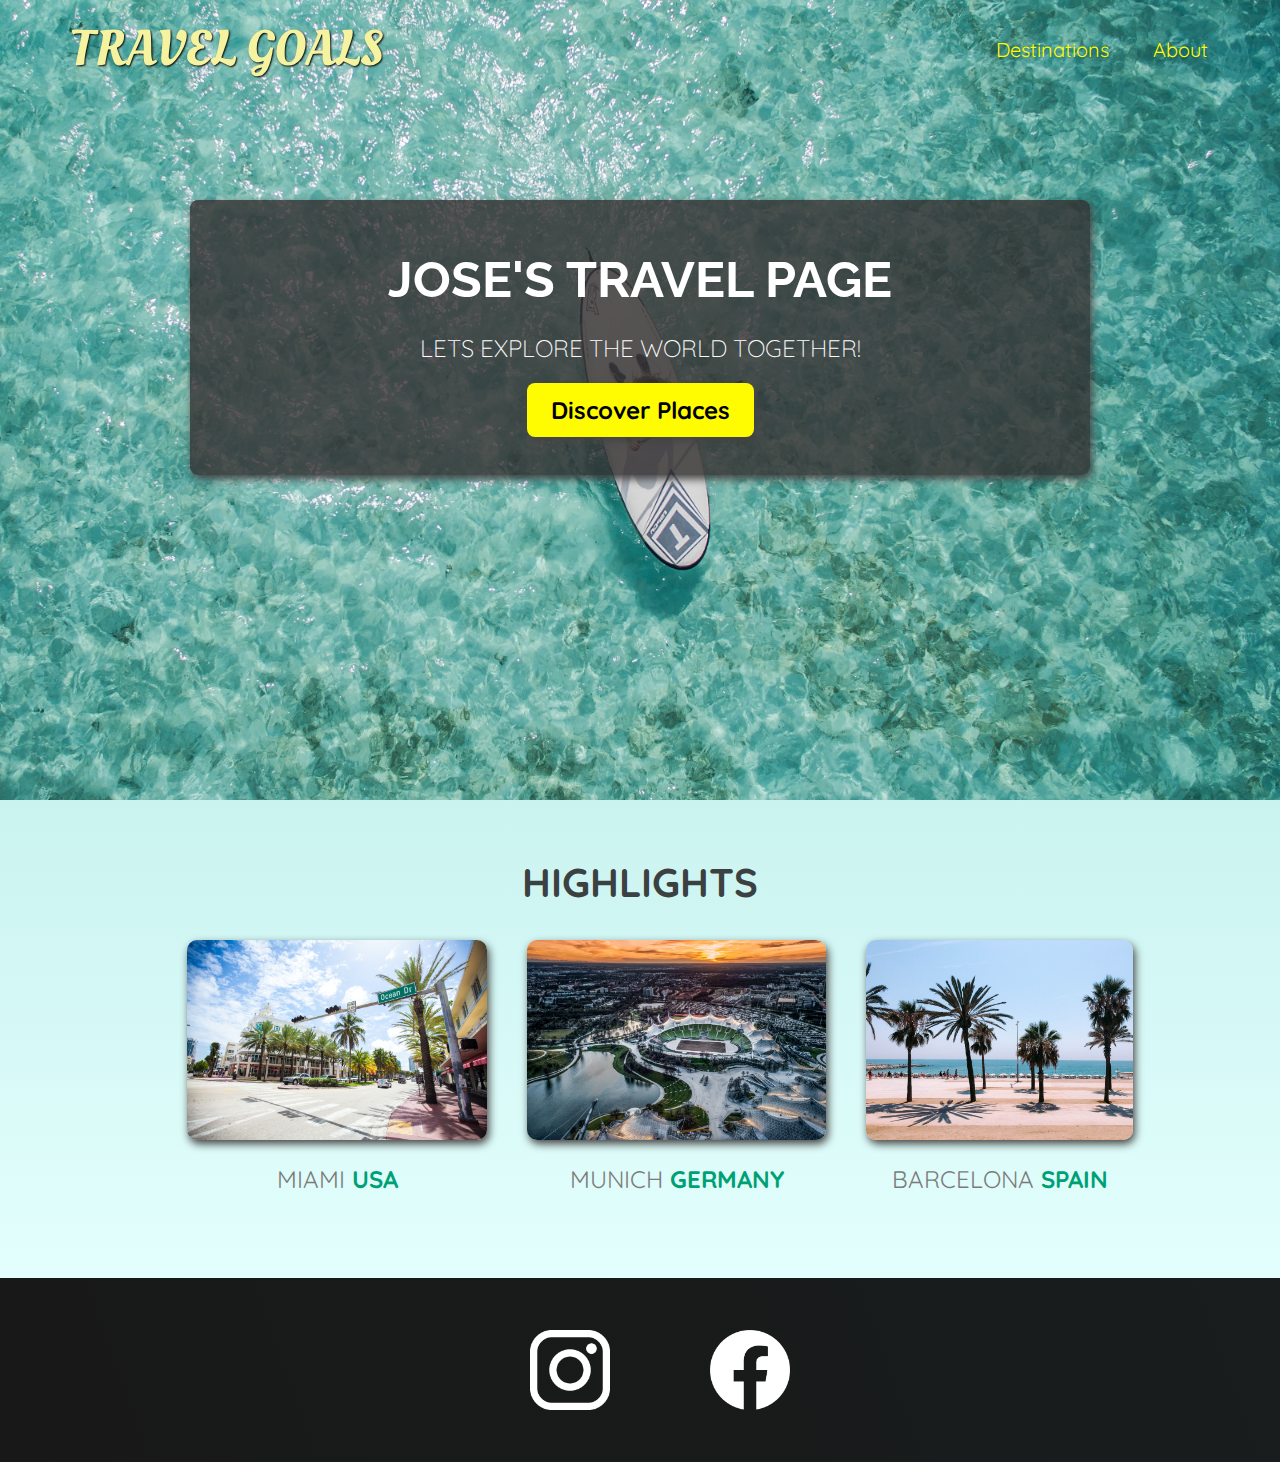
<file: index.html>
<!DOCTYPE html>
<html lang="en">
  <head>
    <meta charset="UTF-8" />
    <meta name="viewport" content="width=device-width, initial-scale=1.0" />
    <link rel="stylesheet" href="shared.css">
    <link rel="stylesheet" href="style.css">
    <link
      href="https://fonts.googleapis.com/css2?family=Raleway:wght@700&family=Oleo+Script:wght@700&family=Quicksand:wght@300;500;700&display=swap"
      rel="stylesheet"
    />
    <title>Travel Goals</title>
  </head>
  <body>
    <header>
        <div id="page-logo">
            <a href="/index.html">Travel Goals</a>
        </div>
        <nav>
            <ul>
                <li><a href="/places.html">Destinations</a></li>
                <li><a href="">About</a></li>
            </ul>
        </nav>
    </header>
    <main>
        <section id="hero">
          <div id="hero-content">
            <h1>Jose's Travel page</h1>
            <p>Lets explore the world together!</p>
            <a href="places.html">Discover Places</a>
          </div>
        </section>
        <section id="highlights">
          <h2>Highlights</h2>
          <ul id="destinations">
            <li class="destination">
              <img src="images/places/miami.jpg" alt="miami streets on sunny day">
              <p>Miami <strong>USA</strong></p>
            </li>
            <li class="destination">
              <img src="images/places/munich.jpg" alt="Munich stadium in winter">
              <p>Munich <strong>Germany</strong></p>
            </li>
            <li class="destination">
              <img src="images/places/barcelona.jpg" alt="palm beach in barcelona">
              <p>Barcelona <strong>Spain</strong></p>
            </li>
          </ul>
        </section>
    </main>
    <footer>
      <ul>
        <li>
          <a href="https://www.instagram.com">
            <img src="/images/icons/insta.png" alt="Instagram Logo">
          </a>
        </li>
        <li>
          <a href="https://www.facebook.com">
            <img src="/images/icons/facebook.png" alt="Facebook Logo">
          </a>
        </li>
      </ul>
    </footer>
  </body>
</html>
</file>
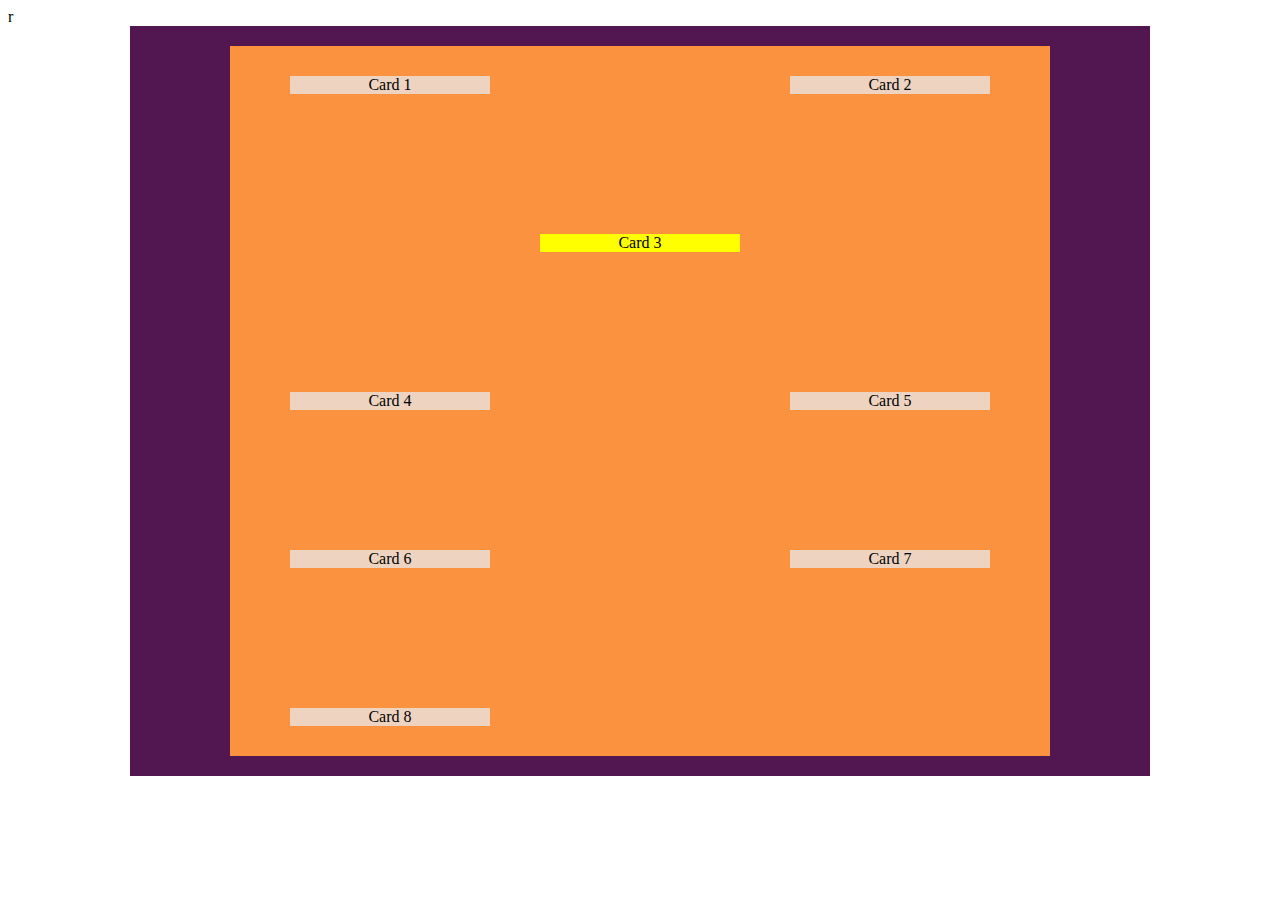
<file: grid-theory/index.html>
r<!DOCTYPE html>
<html lang="en">
  <head>
    <meta charset="UTF-8" />
    <link rel="stylesheet" href="styles.css" />
    <title>Grid</title>
  </head>
  <body>
    <main>
        <ul>
          <li>Card 1</li>
          <li>Card 2</li>
          <li>Card 3</li>
          <li>Card 4</li>
          <li>Card 5</li>
          <li>Card 6</li>
          <li>Card 7</li>
          <li>Card 8</li>
        </ul>
      </main>
  </body>
</html>
</file>
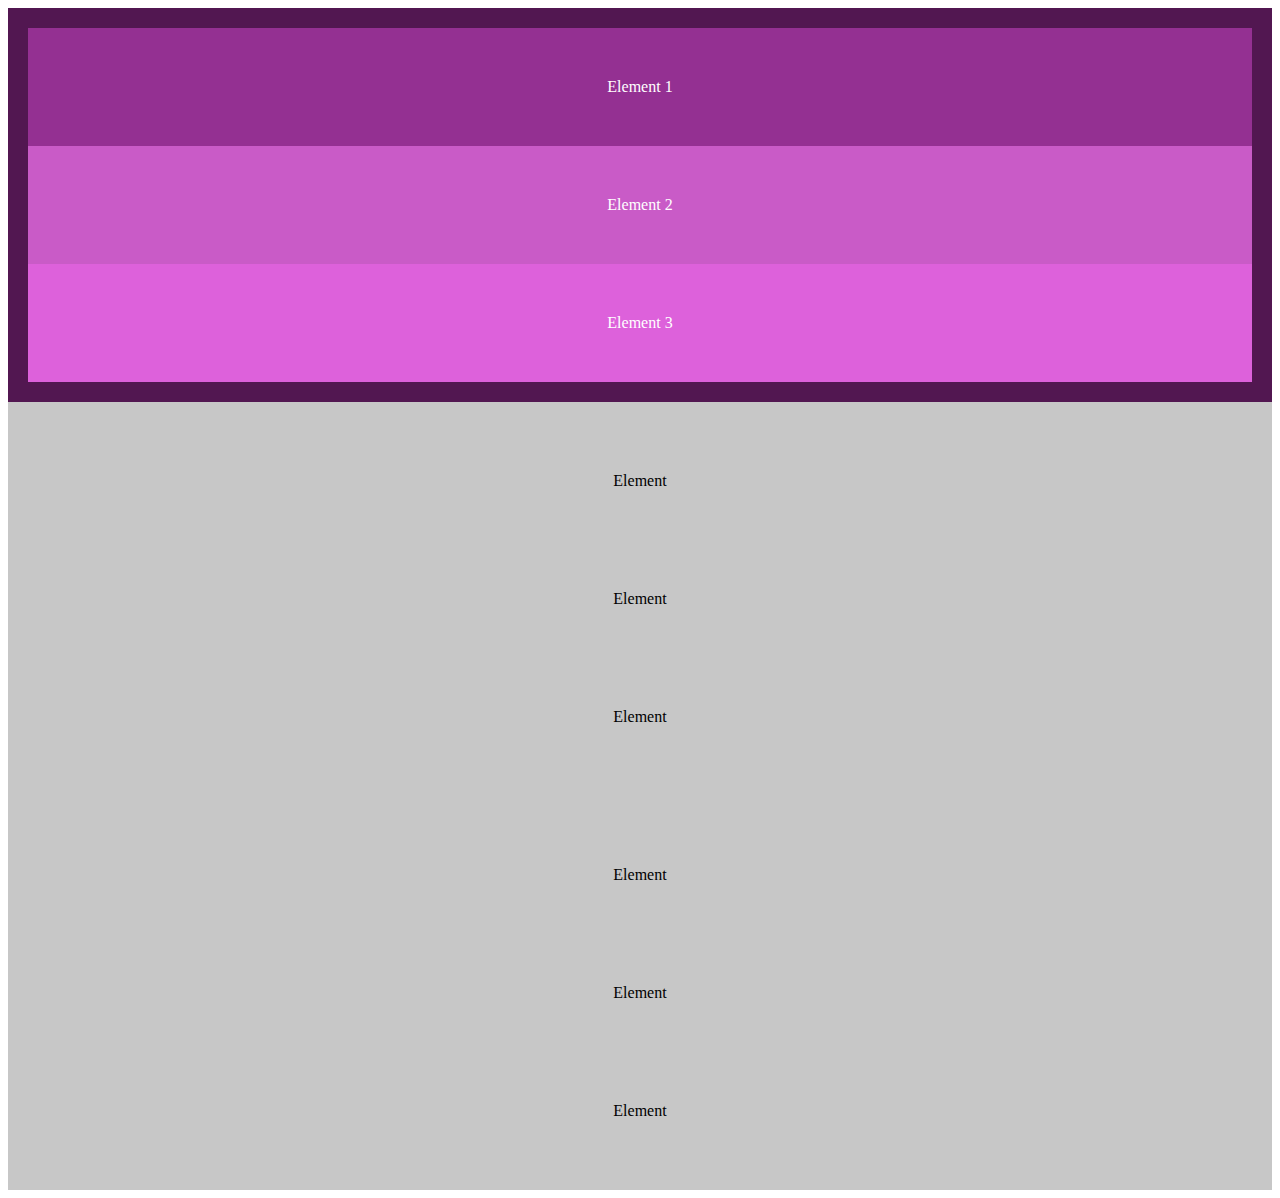
<file: Understanding-Positioning/index.html>
<!DOCTYPE html>
<html lang="en">
  <head>
    <meta charset="UTF-8" />
    <link rel="stylesheet" href="styles.css">
    <title>Position</title>
  </head>
  <body>
    <div id="container">
      <p id="one">Element 1</p>
      <p id="two">Element 2</p>
      <p id="three">Element 3</p>
    </div>
    <div>
      <p>Element</p>
      <p>Element</p>
      <p>Element</p>
    </div>
    <div>
      <p>Element</p>
      <p>Element</p>
      <p>Element</p>
    </div>
  </body>
</html>
</file>
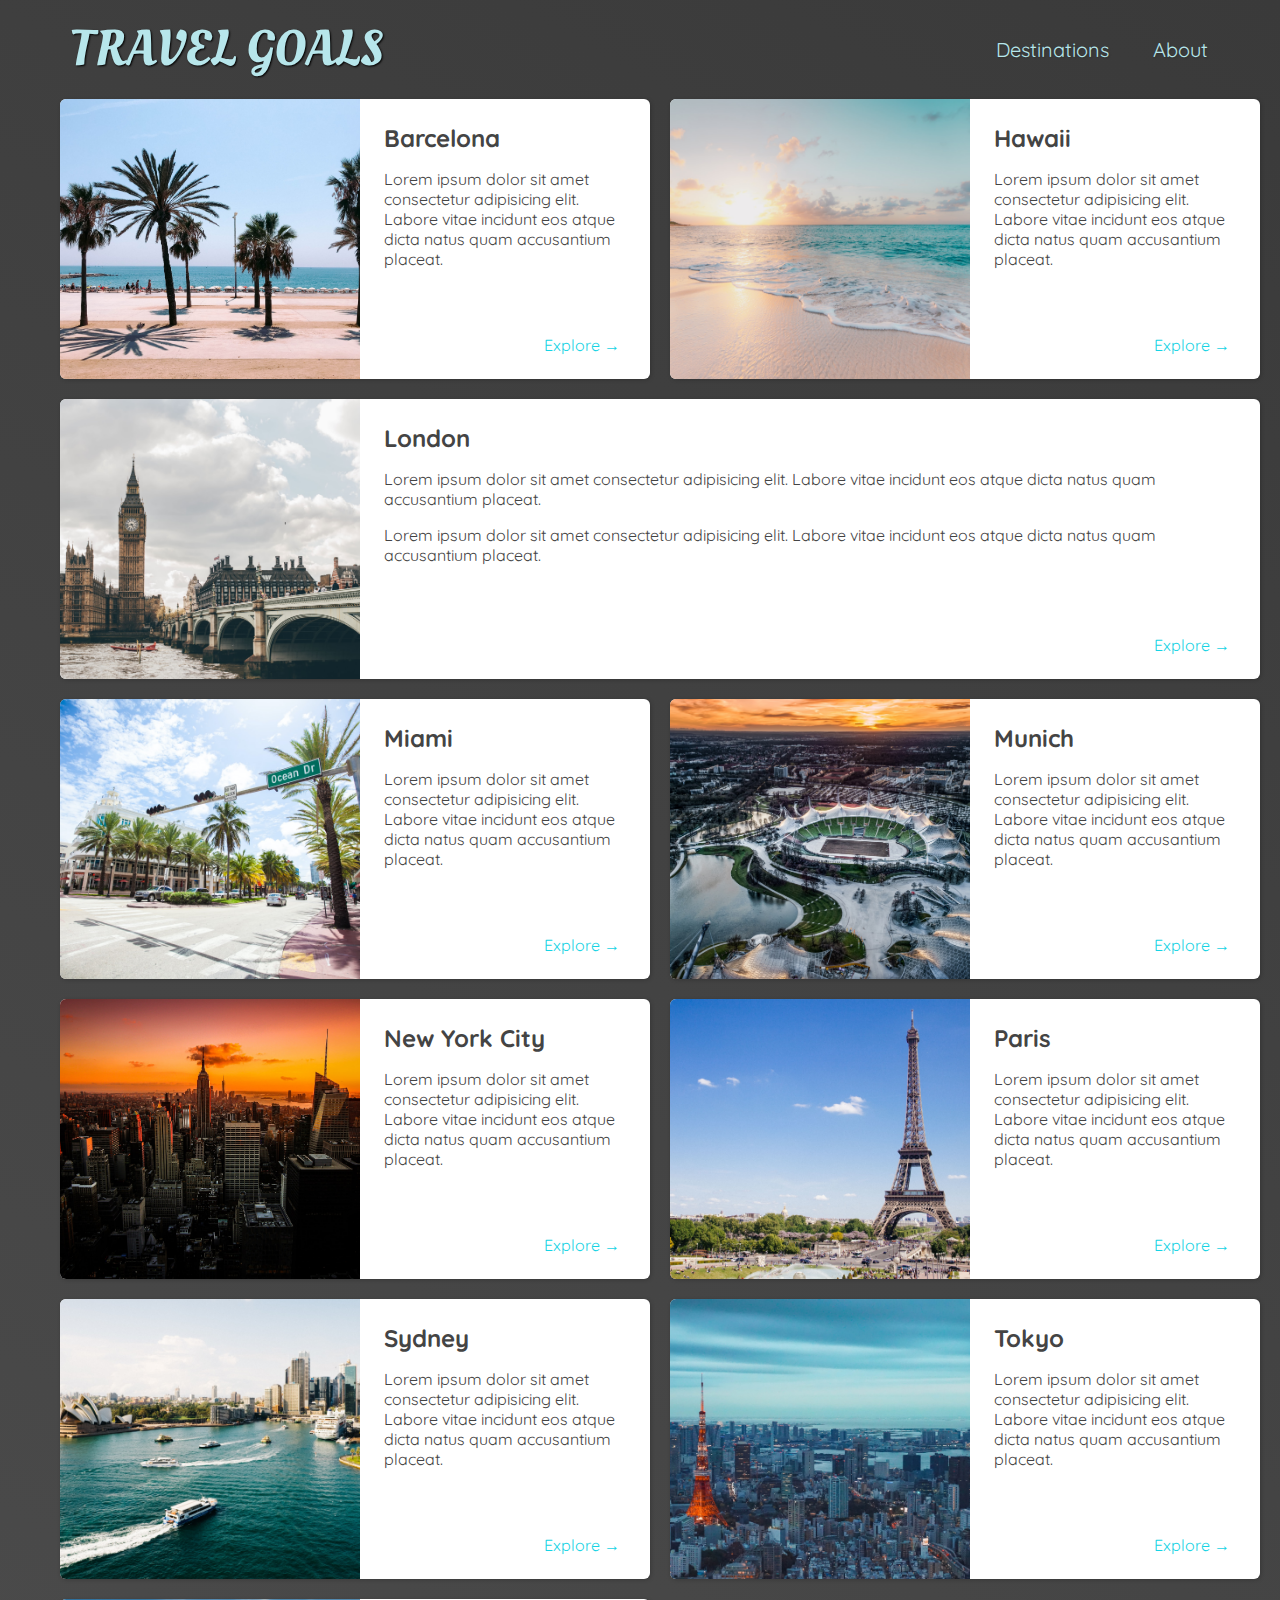
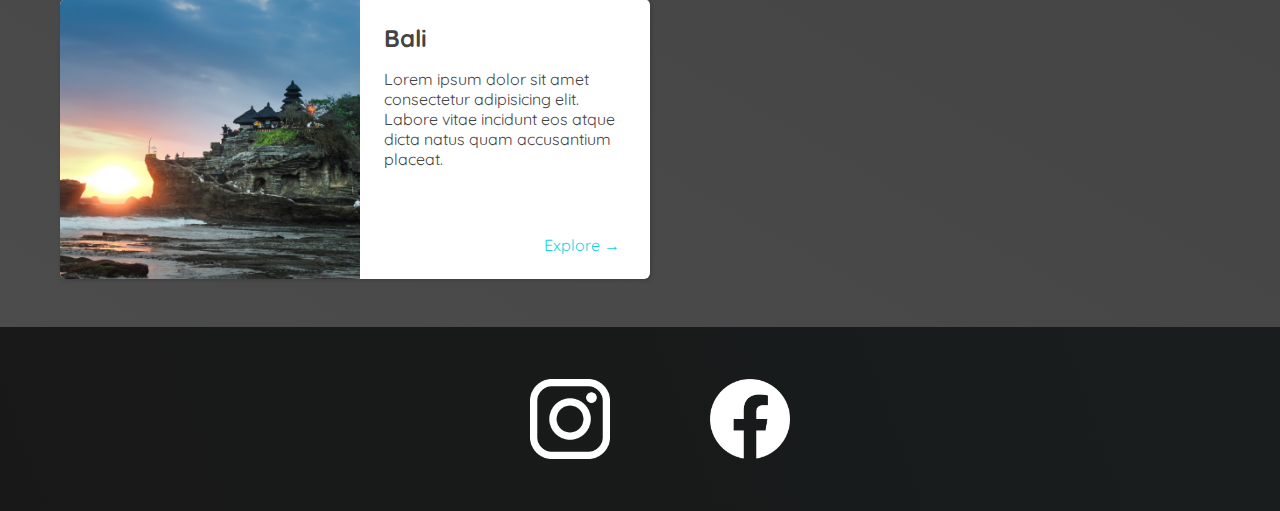
<file: places.html>
<!DOCTYPE html>
<html lang="en">
  <head>
    <meta charset="UTF-8" />
    <meta name="viewport" content="width=device-width, initial-scale=1.0" />
    <link rel="stylesheet" href="shared.css" />
    <link rel="stylesheet" href="places.css">
    <link
      href="https://fonts.googleapis.com/css2?family=Raleway:wght@700&family=Oleo+Script:wght@700&family=Quicksand:wght@300;500;700&display=swap"
      rel="stylesheet"
    />
    <title>Travel Goals</title>
  </head>
  <body>
    <header>
      <div id="page-logo">
        <a href="/index.html">Travel Goals</a>
      </div>
      <nav>
        <ul>
          <li><a href="/places.html">Destinations</a></li>
          <li><a href="">About</a></li>
        </ul>
      </nav>
    </header>
    <main>
        <ul>
            <li>
              <img src="images/places/barcelona.jpg" alt="City of Barcelona" />
              <div class="item-content">
                <div>
                  <h2>Barcelona</h2>
                  <p>
                    Lorem ipsum dolor sit amet consectetur adipisicing elit. Labore
                    vitae incidunt eos atque dicta natus quam accusantium placeat.
                  </p>
                </div>
                <div class="actions">
                  <a href="https://en.wikipedia.org/wiki/Barcelona">Explore &#x2192</a>
                </div>
              </div>
            </li>
            <li>
              <img src="images/places/hawaii.jpg" alt="Hawaii beach" />
              <div class="item-content">
                <div>
                  <h2>Hawaii</h2>
                  <p>
                    Lorem ipsum dolor sit amet consectetur adipisicing elit. Labore
                    vitae incidunt eos atque dicta natus quam accusantium placeat.
                  </p>
                </div>
                <div class="actions">
                  <a href="hhttps://en.wikipedia.org/wiki/Hawaii">Explore &#x2192</a>
                </div>
              </div>
            </li>
            <li>
              <img src="images/places/london.jpg" alt="London city" />
              <div class="item-content">
                <div>
                  <h2>London</h2>
                  <p>
                    Lorem ipsum dolor sit amet consectetur adipisicing elit. Labore
                    vitae incidunt eos atque dicta natus quam accusantium placeat.
                  </p>
                  <p>
                    Lorem ipsum dolor sit amet consectetur adipisicing elit. Labore
                    vitae incidunt eos atque dicta natus quam accusantium placeat.
                  </p>
                </div>
                <div class="actions">
                  <a href="https://en.wikipedia.org/wiki/London">Explore &#x2192</a>
                </div>
              </div>
            </li>
            <li>
              <img src="images/places/miami.jpg" alt="Miami streets" />
              <div class="item-content">
                <div>
                  <h2>Miami</h2>
                  <p>
                    Lorem ipsum dolor sit amet consectetur adipisicing elit. Labore
                    vitae incidunt eos atque dicta natus quam accusantium placeat.
                  </p>
                </div>
                <div class="actions">
                  <a href="https://en.wikipedia.org/wiki/Miami">Explore &#x2192</a>
                </div>
              </div>
            </li>
            <li>
              <img src="images/places/munich.jpg" alt="Munich football stadium" />
              <div class="item-content">
                <div>
                  <h2>Munich</h2>
                  <p>
                    Lorem ipsum dolor sit amet consectetur adipisicing elit. Labore
                    vitae incidunt eos atque dicta natus quam accusantium placeat.
                  </p>
                </div>
                <div class="actions">
                  <a href="https://en.wikipedia.org/wiki/Munich">Explore &#x2192</a>
                </div>
              </div>
            </li>
            <li>
              <img src="images/places/new-york-city.jpg" alt="New York City skyline" />
              <div class="item-content">
                <div>
                  <h2>New York City</h2>
                  <p>
                    Lorem ipsum dolor sit amet consectetur adipisicing elit. Labore
                    vitae incidunt eos atque dicta natus quam accusantium placeat.
                  </p>
                </div>
                <div class="actions">
                  <a href="https://en.wikipedia.org/wiki/New_York_City"
                    >Explore &#x2192</a
                  >
                </div>
              </div>
            </li>
            <li>
              <img src="images/places/paris.jpg" alt="Paris city" />
              <div class="item-content">
                <div>
                  <h2>Paris</h2>
                  <p>
                    Lorem ipsum dolor sit amet consectetur adipisicing elit. Labore
                    vitae incidunt eos atque dicta natus quam accusantium placeat.
                  </p>
                </div>
                <div class="actions">
                  <a href="https://en.wikipedia.org/wiki/Paris">Explore &#x2192</a>
                </div>
              </div>
            </li>
            <li>
              <img src="images/places/sydney.jpg" alt="Sydney beach" />
              <div class="item-content">
                <div>
                  <h2>Sydney</h2>
                  <p>
                    Lorem ipsum dolor sit amet consectetur adipisicing elit. Labore
                    vitae incidunt eos atque dicta natus quam accusantium placeat.
                  </p>
                </div>
                <div class="actions">
                  <a href="https://en.wikipedia.org/wiki/Sydney">Explore &#x2192</a>
                </div>
              </div>
            </li>
            <li>
              <img src="images/places/tokyo.jpg" alt="Tokyo skyline" />
              <div class="item-content">
                <div>
                  <h2>Tokyo</h2>
                  <p>
                    Lorem ipsum dolor sit amet consectetur adipisicing elit. Labore
                    vitae incidunt eos atque dicta natus quam accusantium placeat.
                  </p>
                </div>
                <div class="actions">
                  <a href="https://en.wikipedia.org/wiki/Tokyo">Explore &#x2192</a>
                </div>
              </div>
            </li>
            <li>
              <img src="images/places/bali.jpg" alt="Bali beach" />
              <div class="item-content">
                <div>
                  <h2>Bali</h2>
                  <p>
                    Lorem ipsum dolor sit amet consectetur adipisicing elit. Labore
                    vitae incidunt eos atque dicta natus quam accusantium placeat.
                  </p>
                </div>
                <div class="actions">
                  <a href="https://en.wikipedia.org/wiki/Bali">Explore &#x2192</a>
                </div>
              </div>
            </li>
          </ul>
    </main>
    <footer>
      <ul>
        <li>
          <a href="https://www.instagram.com">
            <img src="/images/icons/insta.png" alt="Instagram Logo" />
          </a>
        </li>
        <li>
          <a href="https://www.facebook.com">
            <img src="/images/icons/facebook.png" alt="Facebook Logo" />
          </a>
        </li>
      </ul>
    </footer>
  </body>
</html>
</file>
<file: shared.css>
body {
    font-family: "Quicksand", sans-serif;
    margin: 0;

}

a {
    text-decoration: none;
    color: black;

}

header {
    display: flex; 
    align-items: center;
    justify-content: space-between;
    padding: 15px 60px;
    position: absolute;
    width: 100%;
    box-sizing: border-box;
}

header a {
    color: rgb(255, 251, 0);
    font-size: 20px;
    padding: 12px;
    text-shadow: 1px 1px 2px rgba(0,0,0,0.2); 
    border-radius: 6px;
}

header nav a:hover {
    color: rgb(77,77,77);
    background-color: rgb(255, 251, 0);
}
#page-logo a {
    padding: 10px;
    font-family: "Oleo Script", sans-serif;
    color: rgb(245,243,160);
    font-size: 50px;
    text-decoration: none;
    text-transform: uppercase;
    text-shadow: 1px 1px 2px rgb(0,0,0);
}

header ul {
    display: flex;
}

header li {
    margin-left: 20px;
}

ul {
    list-style: none;
}

footer {
    background: linear-gradient(70deg, rgb(24,24,24), rgb(25,29,29));
    padding: 36px;
}


footer ul {
    display: flex;
    justify-content: center;
}
 
footer li {
    width: 80px;
    height: 80px;
    margin: 0 50px;
}

footer img {
    width: 100%;
    height: 100%;
}
</file>
<file: style.css>
#hero {
    height: 800px;
    background-image: url("/images/places/ocean.jpg");
    background-position: center;
    background-size: cover;
}

#hero-content {
    width: 900px;
    background-color: rgba(51,47,47, 0.8);
    box-shadow: 2px 4px 8px rgb(68,67,67);
    border-radius: 8px;
    text-align: center;
    padding: 50px 0;
    margin: 0 auto;
    position: relative;
    top: 200px;
}

#hero-content h1 {
    color: white;
    text-transform: uppercase;
    font-size: 50px;
    font-family: "Raleway", sans-serif;
    margin: 0;
}

#hero-content p {
    color: white;
    margin-bottom: 32px;
    text-transform: uppercase;
    font-size: 24px;
    font-weight: 300;
}

#hero-content a {
    box-shadow: 2px 4px 8px rgb(68,67,67);
    background-color: rgb(255, 251, 0);
    border-radius: 8px;
    padding: 12px 24px;
    font-size: 24px;
    font-weight: 700;

}

#hero-content a:hover {
 background-color: rgb(255,238, 0);

}

#highlights {
    padding: 24px;
    background: linear-gradient(0deg, rgb(227,255,253), rgb(202,243,240));
}

#highlights h2 {
    text-transform: uppercase;
    text-align: center;
    font-size: 40px;
    color: rgb(59, 65, 64);    
}

#destinations {
    display: flex;
    width: 90%;
    margin: auto;
    justify-content: center;
    margin-bottom: 40px;
}

.destination {
    margin: 0 20px;
    text-transform: uppercase;
}

.destination p {
    text-align: center;
    font-size: 24px ;
    color: rgb(124,123,123);
    margin: 20px 0;
}

.destination strong {
    color: rgb(0,160,117);
}

.destination img {
    height: 200px;
    width: 100%;
    box-shadow: 2px 4px 8px rgb(68,67,67);
    border-radius: 10px;
    object-fit: cover;
}
</file>
<file: grid-theory/styles.css>
main {
  background-color: rgb(82, 23, 81);
  padding: 10px;
  width: 1000px;
  margin: auto;
}

ul {
  background-color: rgb(250, 146, 63);
  list-style: none;
  width: 800px;
  margin: 10px auto;
  padding: 10px;
  display: grid;
  grid-template-columns: 1fr 1fr;
  gap: 100px 200px;

}

li {
  background-color: rgb(238, 212, 192);
  text-align: center;
  width: 200px;
  margin: 20px auto;
}

/* li:first-of-type {

} */

li:nth-of-type(3) {
  background-color: yellow;
  grid-column: 1 /span 2;
}
</file>
<file: Understanding-Positioning/styles.css>
div {
  background-color: #c7c7c7;
  padding: 20px;
  text-align: center;
}

p {
  color: black;
  padding: 50px;
  margin: 0;
}

#container {
  background-color: #521751;
}

#container p {
  color: white;
}

#one {
  background-color: #943092;
}

#two {
  background-color: #c95bc7;
}

#three {
  background-color: #dd61db;
}
</file>
<file: places.css>
body {
    background: linear-gradient(30deg ,rgb(77,77,77), rgb(58,58,58));
    color: rgb(68, 68, 68);
}

#page-logo a {
    color: rgb(183, 230, 235);
}

header{
    position: static;
}

header a {
    color: rgb(183, 230, 235);
}

header nav a:hover {
    background-color: rgb(183, 230, 235);
    color: rgb(59, 59, 59);
}

main ul {
    width: 1200px;
    margin: 0 auto 48px auto;
    display: grid;
    grid-template-columns: 1fr 1fr;
    gap: 20px 20px;
}

li:nth-of-type(3) {
    grid-column: 1 / span 2;
}

main li {
    display: flex;
    background-color: white;
    box-shadow: 1px 1px 4px rgba(0,0,0,0.2);
    border-radius: 6px;
    overflow: hidden;
    
}


main li img {
    width: 300px;
    height: 280px;
    object-fit: cover;
}

header {
    position: static;
}

.item-content {
    padding: 24px;
    display: flex;
    flex-direction: column;
    justify-content: space-between;
}

.item-content h2 {
    margin: 0;
}

.actions {
    text-align: right;
}

.actions a {
    padding: 6px;
    color: rgb(22, 211, 228);
    border-radius: 5px;
}

.actions a:hover {
    background-color: rgba(22,211,228, 0.2);
}
</file>
